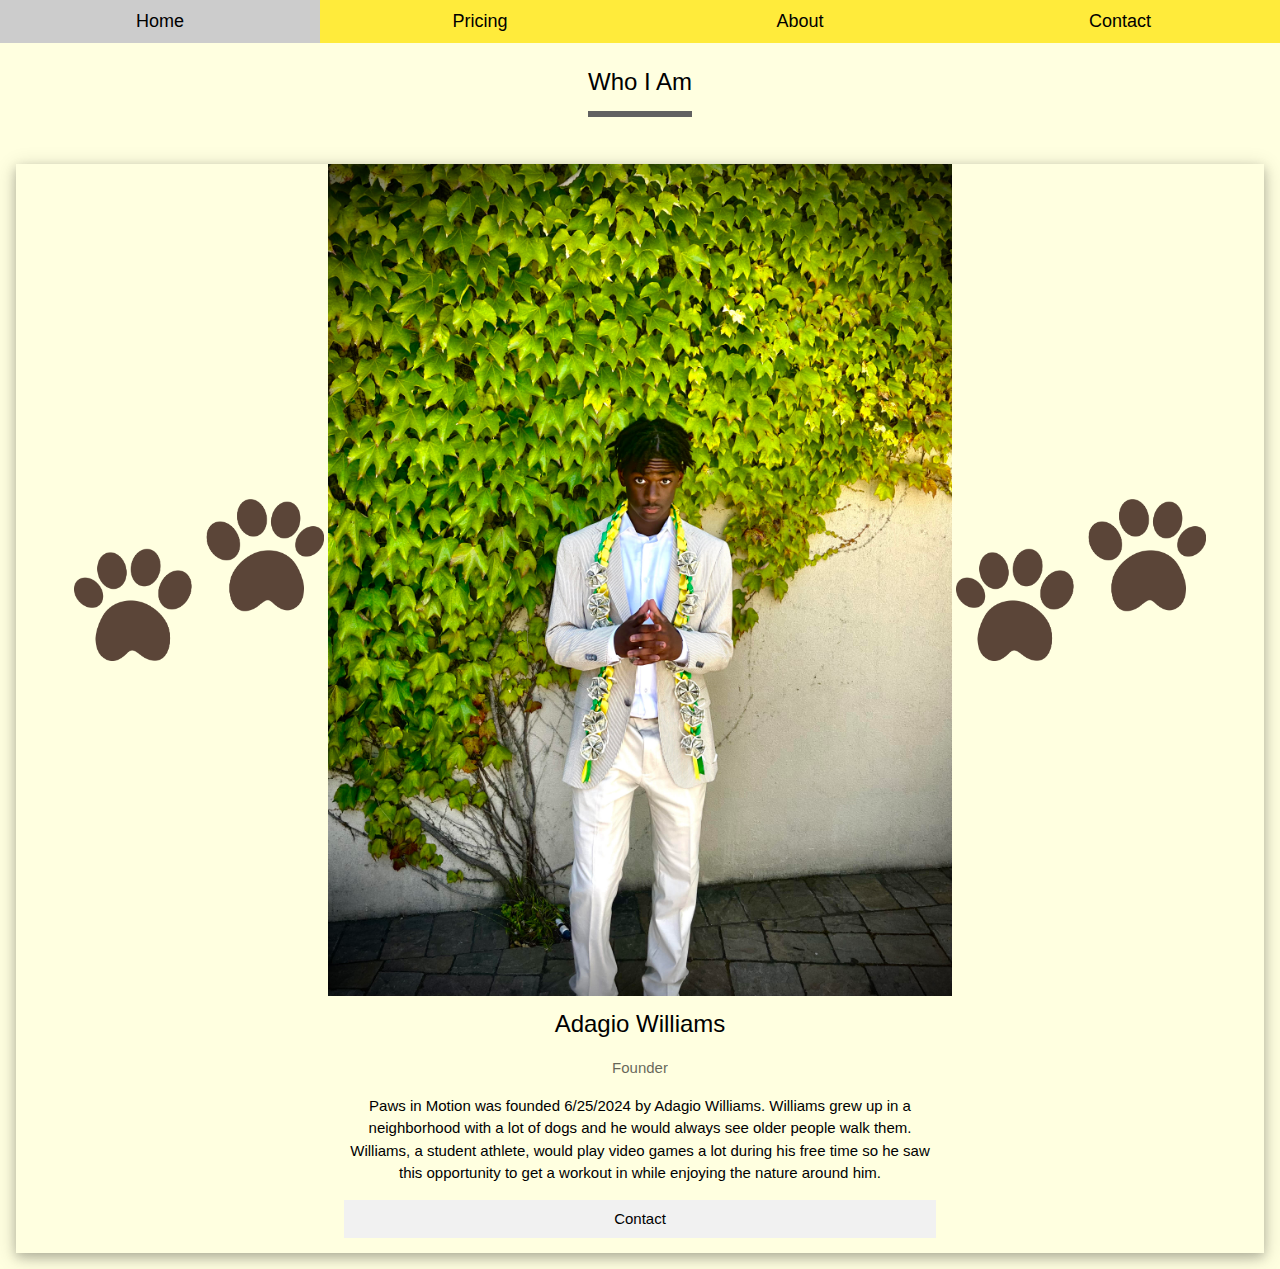
<file: final-project/about.html>
<!DOCTYPE html>
<html lang="en">

<head>
  <meta name="viewport" content="width=device-width, initial-scale=1">
  <link rel="stylesheet" href="https://www.w3schools.com/w3css/4/w3.css">
  <link rel="stylesheet" href="https://fonts.googleapis.com/css?family=Lato">
  <link rel="stylesheet" href="https://cdnjs.cloudflare.com/ajax/libs/font-awesome/4.7.0/css/font-awesome.min.css">
  <meta charset="UTF-8">
  <meta name="viewport" content="width=device-width, initial-scale=1">
  <title>Document</title>
  <link rel="stylesheet" href="style.css">
</head>
<style>
  body {
    background-color: lightyellow;
  }
  .paws{
    width: 250px;
    padding: px;
  }
</style>

<body>
  <div class="w3-row-padding" id="about">
    <div class="w3-center w3-padding-64">
      <span class="w3-xlarge w3-bottombar w3-border-dark-grey w3-padding-16">Who I Am</span>
    </div>

    <div class="w3-third w3-margin-bottom bio">
      <div class="w3-card-4">
        <img class="paws" src="paws.png">
        <img class="image" src="images/unnamed.jpg">
        <img class="paws" src="paws.png">
        <div class="w3-container bio-text">
          <h3>Adagio Williams</h3>
          <p class="w3-opacity">Founder</p>
          <p> Paws in Motion was founded 6/25/2024 by Adagio Williams. Williams grew up in a neighborhood with a lot of
            dogs and he would always see older people walk them. Williams, a student athlete, would play video games a
            lot during his free time so he saw this opportunity to get a workout in while enjoying the nature around
            him.</p>
          <p><button class="w3-button w3-light-grey w3-block">Contact</button></p>
        </div>
      </div>
    </div>
  </div>
  <!-- Links (sit on top) -->
  <div class="w3-top">
    <div class="w3-row w3-large w3-yellow">
      <div class="w3-col s3">
        <a href="index.html" class="w3-button w3-block">Home</a>
      </div>
      <div class="w3-col s3">
        <a href="services.html" class="w3-button w3-block">Pricing</a>
      </div>
      <div class="w3-col s3">
        <a href="about.html" class="w3-button w3-block">About</a>
      </div>
      <div class="w3-col s3">
        <a href="contact.html" class="w3-button w3-block">Contact</a>
      </div>
    </div>
  </div>
</body>

</html>
</file>
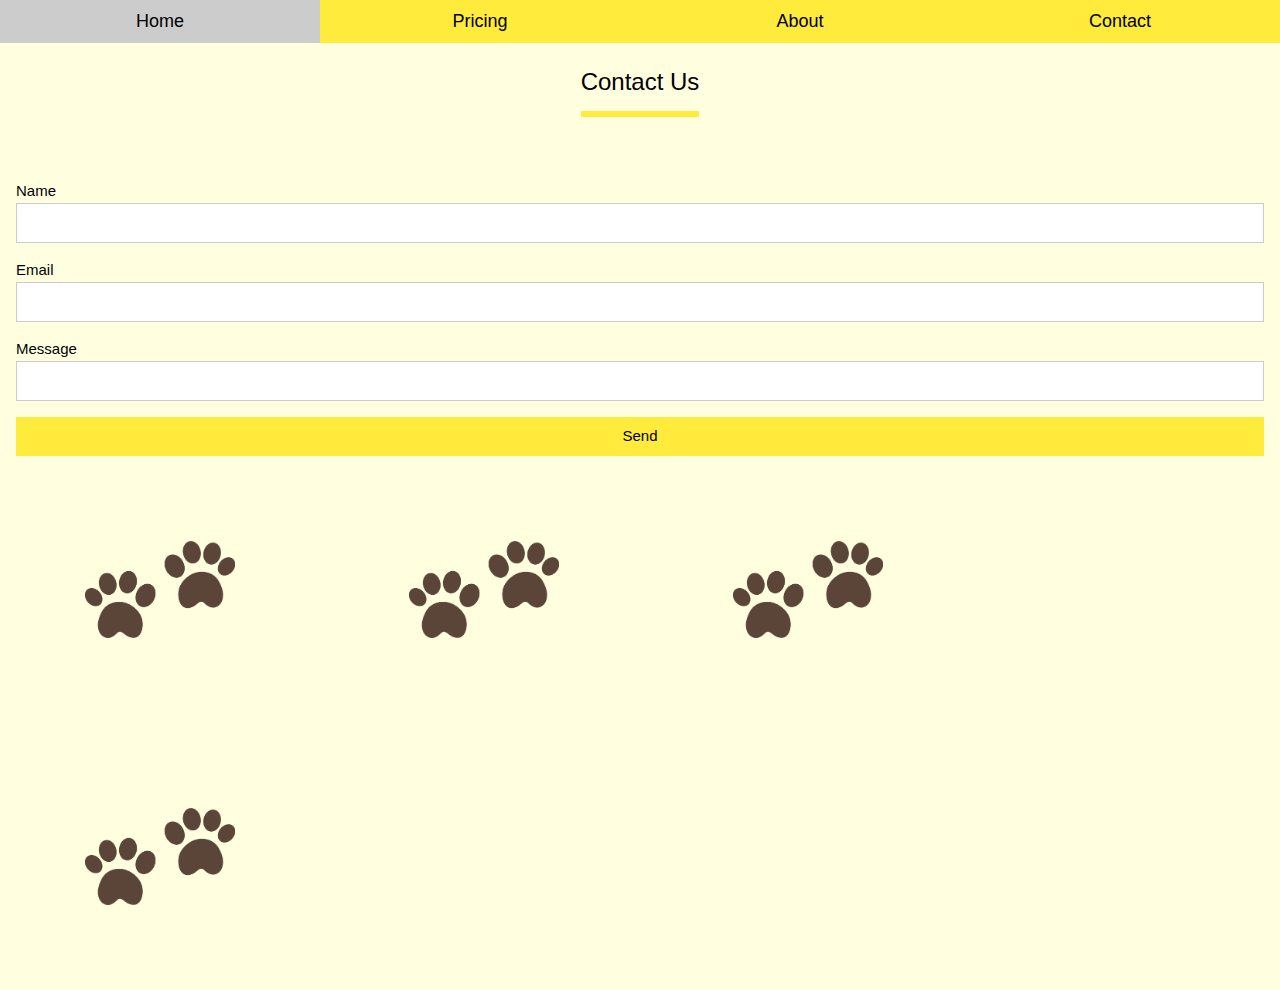
<file: final-project/contact.html>
<!DOCTYPE html>
  <!-- Contact -->
  <div class="w3-center w3-padding-64" id="contact">
    <span class="w3-xlarge w3-bottombar w3-border-yellow w3-padding-16">Contact Us</span>
  </div>
  <style>
    body{
  background-color: lightyellow;
    }
    .paws{
      width: 150px;
      margin: 85px;
    }
    

  </style>
<meta name="viewport" content="width=device-width, initial-scale=1">
<link rel="stylesheet" href="https://www.w3schools.com/w3css/4/w3.css">
<link rel="stylesheet" href="https://fonts.googleapis.com/css?family=Lato">
<link rel="stylesheet" href="https://cdnjs.cloudflare.com/ajax/libs/font-awesome/4.7.0/css/font-awesome.min.css">
  <form class="w3-container" action="/action_page.php" target="_blank">
    <div class="w3-section">
      <label>Name</label>
      <input class="w3-input w3-border w3-hover-border-black" style="width:100%;" type="text" name="Name" required>
    </div>
    <div class="w3-section">
      <label>Email</label>
      <input class="w3-input w3-border w3-hover-border-black" style="width:100%;" type="text" name="Email" required>
    </div>
    <div class="w3-section">
      <label>Message</label>
      <input class="w3-input w3-border w3-hover-border-black" style="width:100%;" name="Message" required>
    </div>
    <button type="submit" class="w3-button w3-block w3-yellow">Send</button>
  </form>

  <div>
    <img class="paws" src="paws.png">
    <img class="paws" src="paws.png">
    <img class="paws" src="paws.png">
    <img class="paws" src="paws.png">
  </div>

</div>
<!-- Links (sit on top) -->
<div class="w3-top">
  <div class="w3-row w3-large w3-yellow">
    <div class="w3-col s3">
      <a href="index.html" class="w3-button w3-block">Home</a>
    </div>
    <div class="w3-col s3">
      <a href="services.html" class="w3-button w3-block">Pricing</a>
    </div>
    <div class="w3-col s3">
      <a href="about.html" class="w3-button w3-block">About</a>
    </div>
    <div class="w3-col s3">
      <a href="contact.html" class="w3-button w3-block">Contact</a>
    </div>
  </div>

<script>
// Slideshow
var slideIndex = 1;
showDivs(slideIndex);

function plusDivs(n) {
  showDivs(slideIndex += n);
}

function currentDiv(n) {
  showDivs(slideIndex = n);
}

function showDivs(n) {
  var i;
  var x = document.getElementsByClassName("mySlides");
  var dots = document.getElementsByClassName("demodots");
  if (n > x.length) {slideIndex = 1}    
  if (n < 1) {slideIndex = x.length} ;
  for (i = 0; i < x.length; i++) {
    x[i].style.display = "none";  
  }
  for (i = 0; i < dots.length; i++) {
    dots[i].className = dots[i].className.replace(" w3-white", "");
  }
  x[slideIndex-1].style.display = "block";  
  dots[slideIndex-1].className += " w3-white";
}
</script>

</body>
</html>
</file>
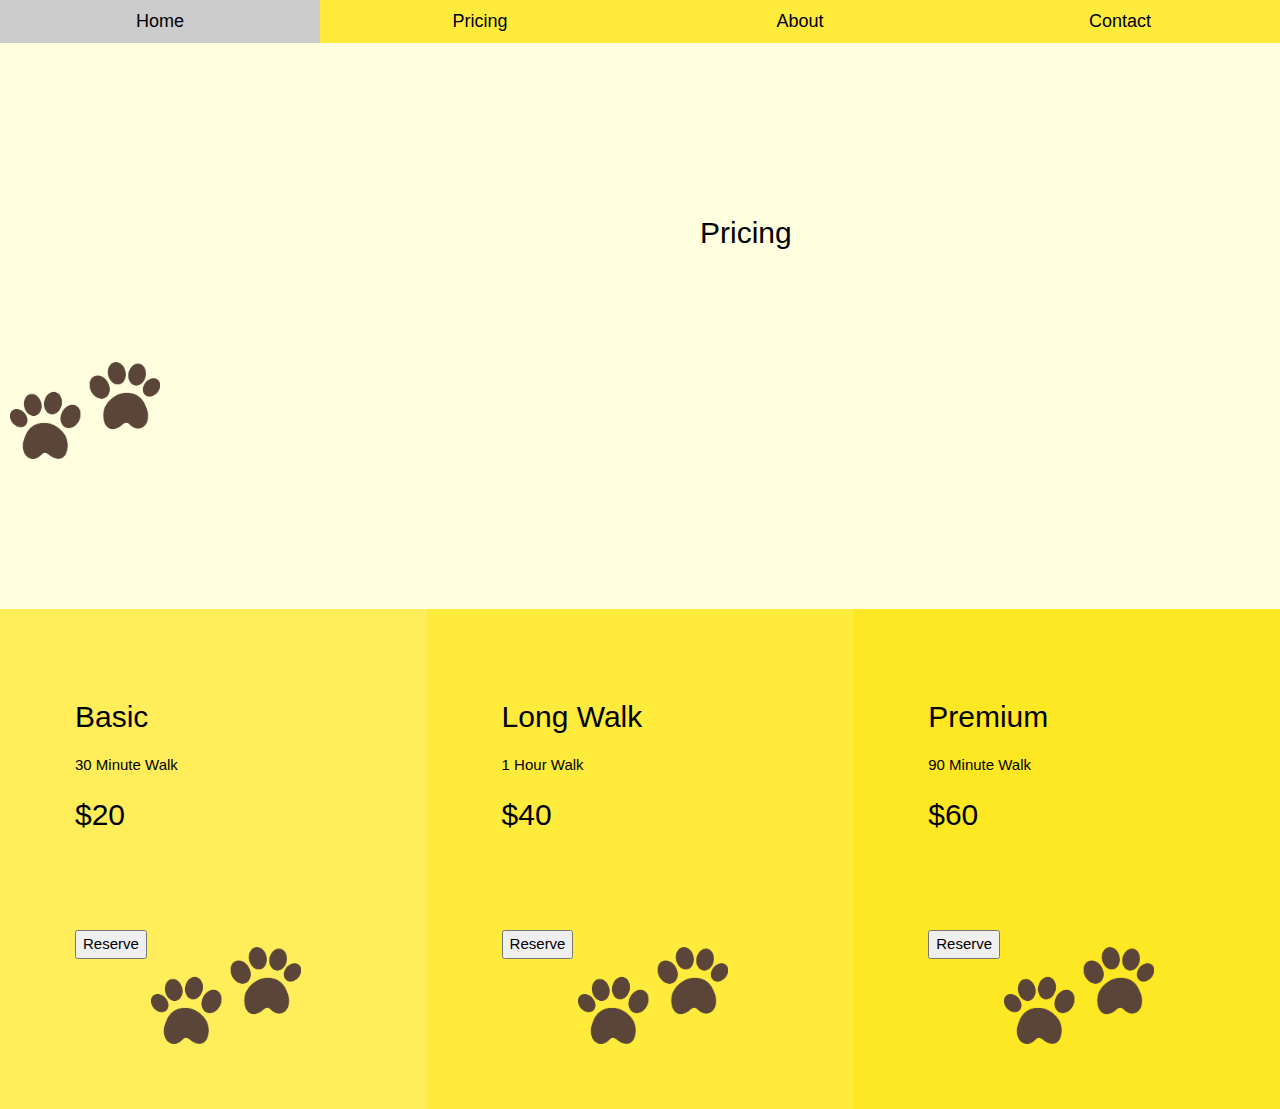
<file: final-project/services.html>
<!DOCTYPE html>
<html>
<head>
<meta name="viewport" content="width=device-width, initial-scale=1">
<meta name="viewport" content="width=device-width, initial-scale=1">
<link rel="stylesheet" href="https://www.w3schools.com/w3css/4/w3.css">
<link rel="stylesheet" href="https://fonts.googleapis.com/css?family=Lato">
<link rel="stylesheet" href="https://cdnjs.cloudflare.com/ajax/libs/font-awesome/4.7.0/css/font-awesome.min.css">
<style>
* {
  box-sizing: border-box;
}
body{
  background-color: lightyellow;
}
/* Create three equal columns that floats next to each other */
.column {
  float: left;
  width: 33.33%;
  padding: 75px;
  height: 500px; /* Should be removed. Only for demonstration */
}

/* Clear floats after the columns */
.row:after {
  content: "";
  display: table;
  clear: both;
}
.row {
  padding-top: 150px;
}
.pricing {
  padding-top: 200px;
  padding-left: 700px;
}
</style>
</head>
<body>
  <html>
    <head>
    <meta name="viewport" content="width=device-width, initial-scale=1">
    <style>
    .btn {
      border: none;
      background-color: inherit;
      padding: 14px 200px;
      font-size: 16px;
      cursor: pointer;
      display: inline-block;
    }
    
    .btn:hover {background: #ffffff;}
    
    .reserve {color: black;}
    .reserve {color: black;}
    .reserve {color: rgb(0, 0, 0);}

    .paws{
      width: 150px;
      margin-top: 100px;
    }
    .paws4{
      width: 150px;
      margin-left: 1300px;
    }
    .paws5{
      width: 150px;
      margin-left: 10px;
    }

    </style>
    </head>
    </div>
    </html>
  <div class="pricing">
    <h2>Pricing</h2>
  </div>
  <div>
    <img class="paws4" src="paws.png">
  </div>
  <div>
    <img class="paws5" src="paws.png">
  </div>
<!-- Links (sit on top) -->
<div class="w3-top">
  <div class="w3-row w3-large w3-yellow">
    <div class="w3-col s3">
      <a href="index.html" class="w3-button w3-block">Home</a>
    </div>
    <div class="w3-col s3">
      <a href="services.html" class="w3-button w3-block">Pricing</a>
    </div>
    <div class="w3-col s3">
      <a href="about.html" class="w3-button w3-block">About</a>
    </div>
    <div class="w3-col s3">
      <a href="contact.html" class="w3-button w3-block">Contact</a>
    </div>
  </div>
</div>

<div class="row">
  <div class="column" style="background-color: #ffee5a;">
    <h2>Basic</h2>
    <p>30 Minute Walk</p>
    <h2>$20</h2>
    <button class="btn_reserve">Reserve</button>
    <img class="paws" src="paws.png">
  </div>
  <div class="column" style="background-color:#ffeb3b;">
    <h2>Long Walk</h2>
    <p>1 Hour Walk</p>
    <h2>$40</h2>
    <button class="btn_info">Reserve</button>
    <img class="paws" src="paws.png">
  </div>
  <div class="column" style="background-color:#fde823;">
    <h2>Premium</h2>
    <p>90 Minute Walk</p>
    <h2>$60</h2>
    <button class="btn_warning">Reserve</button>
    <img class="paws" src="paws.png">
  </div>
</div>
</body>
</html>
</file>
<file: final-project/style.css>
.image {
    width: 50%;
}
.bio{
    text-align: center;
    width: 100%;
}

.bio-text {
    width: 50%;
    margin: auto;
}
</file>
